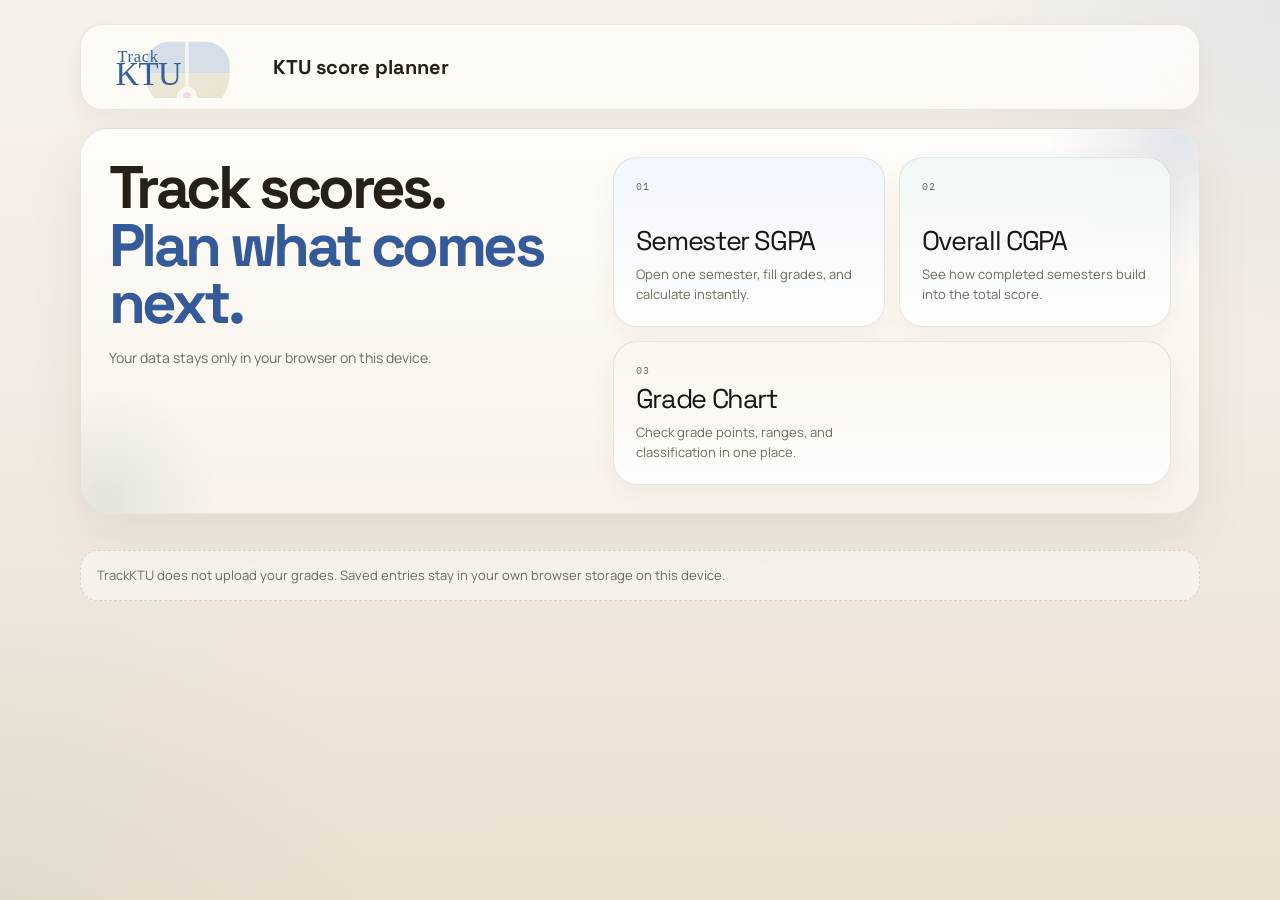
<file: index.html>
<!DOCTYPE html>
<html lang="en">
<head>
<meta charset="UTF-8">
<meta name="viewport" content="width=device-width, initial-scale=1.0">
<title>TrackKTU</title>
<meta name="description" content="TrackKTU helps KTU students calculate SGPA and CGPA with preset subjects and verified default credits.">
<meta name="theme-color" content="#355a9a">
<link rel="icon" href="favicon.svg" type="image/svg+xml">
<link rel="manifest" href="site.webmanifest">
<link rel="preconnect" href="https://fonts.googleapis.com">
<link rel="preconnect" href="https://fonts.gstatic.com" crossorigin>
<link href="https://fonts.googleapis.com/css2?family=IBM+Plex+Mono:wght@400;600;700&family=Manrope:wght@400;500;600;700;800&family=Space+Grotesk:wght@500;700&display=swap" rel="stylesheet">
<link rel="stylesheet" href="styles.css">
</head>
<body data-page="landing">
<div class="shell page-stack">
  <header class="topbar">
    <div class="brand">
      <div class="logo"><img src="trackktu-logo.svg" alt="TrackKTU logo"></div>
      <div>
        <div class="title" style="margin-bottom:0;">KTU score planner</div>
      </div>
    </div>
  </header>

  <section class="hero">
    <div class="home-grid">
      <div class="hero-copy">
        <h1>Track scores.<br><span>Plan what comes next.</span></h1>
        <p class="subtitle">Your data stays only in your browser on this device.</p>
      </div>
      <div class="portal-grid">
        <a class="portal-card portal-card-sgpa" href="sgpa.html">
          <span class="portal-index">01</span>
          <span class="portal-title">Semester SGPA</span>
          <span class="portal-copy">Open one semester, fill grades, and calculate instantly.</span>
        </a>
        <a class="portal-card portal-card-cgpa" href="cgpa.html">
          <span class="portal-index">02</span>
          <span class="portal-title">Overall CGPA</span>
          <span class="portal-copy">See how completed semesters build into the total score.</span>
        </a>
        <a class="portal-card portal-card-ref" href="grade-chart.html">
          <span class="portal-index">03</span>
          <span class="portal-title">Grade Chart</span>
          <span class="portal-copy">Check grade points, ranges, and classification in one place.</span>
        </a>
      </div>
    </div>
  </section>

  <div class="trust-note">
    TrackKTU does not upload your grades. Saved entries stay in your own browser storage on this device.
  </div>
</div>
</body>
</html>
</file>
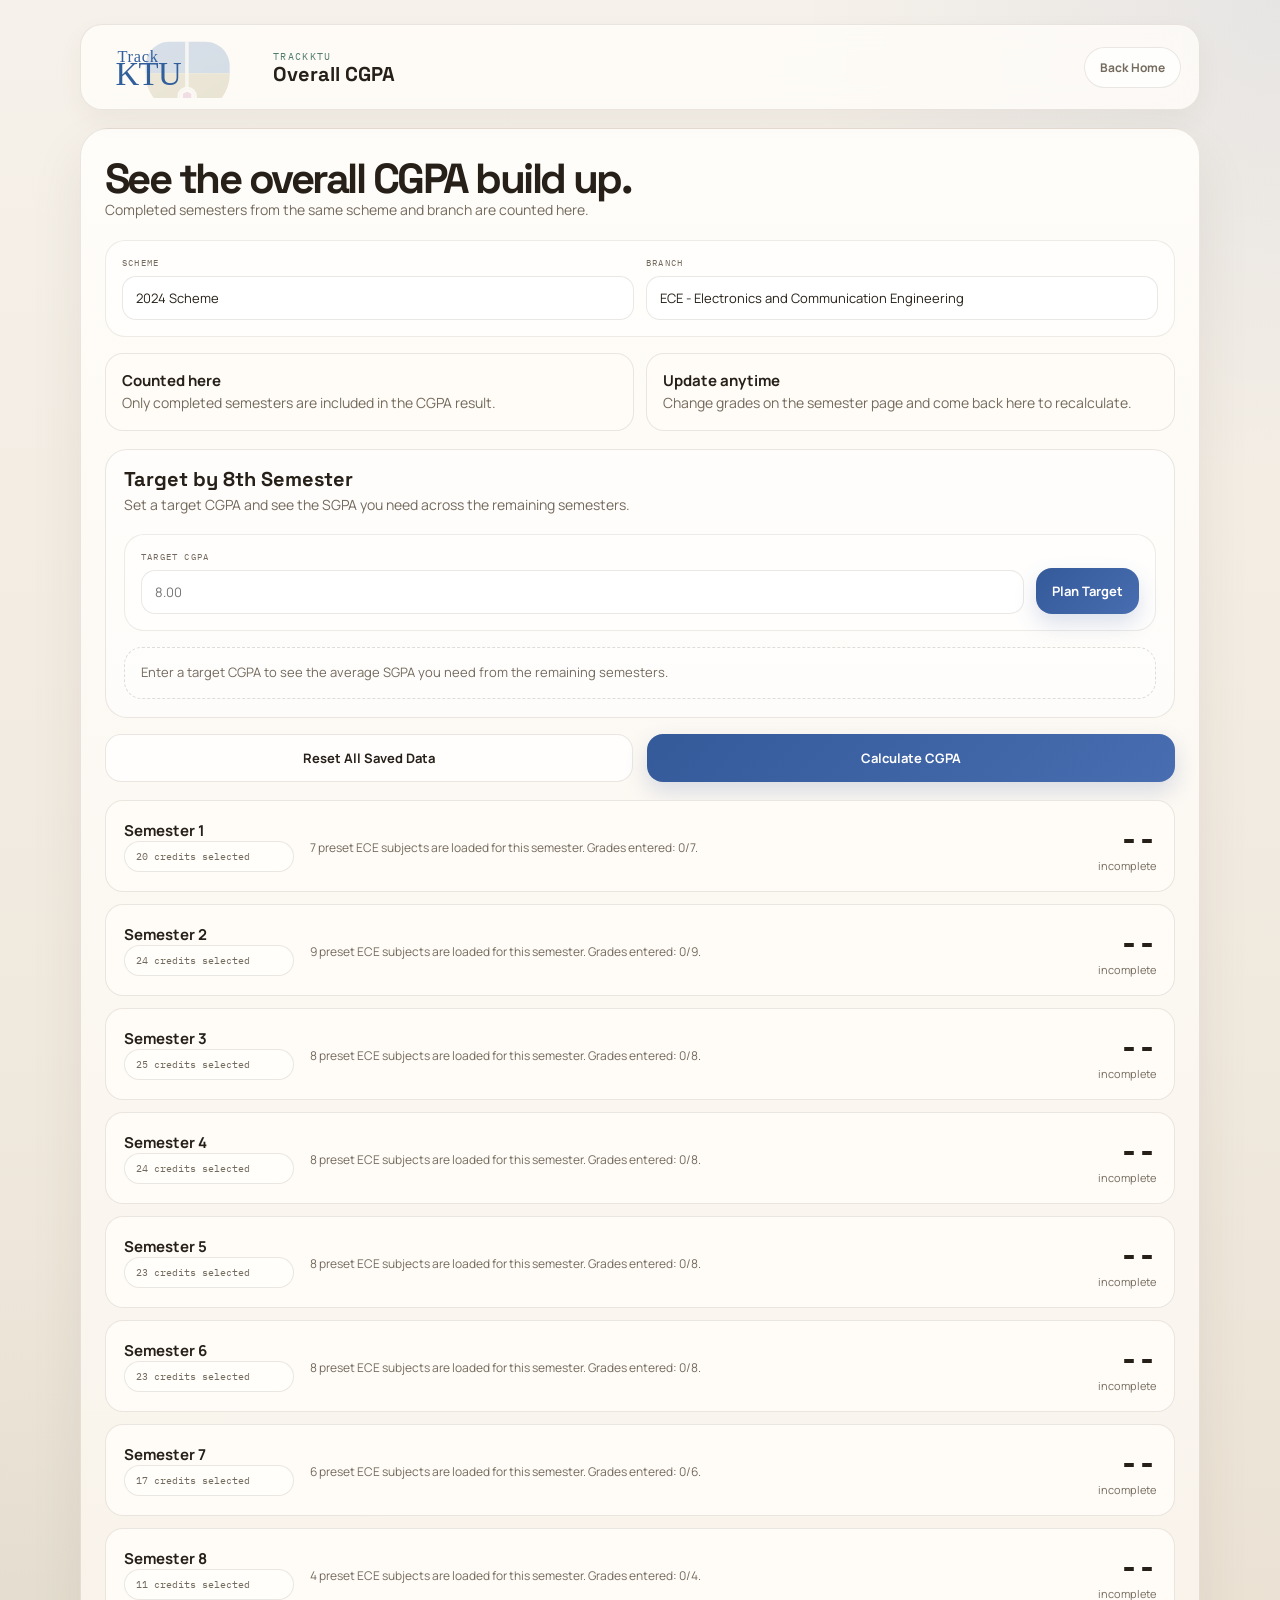
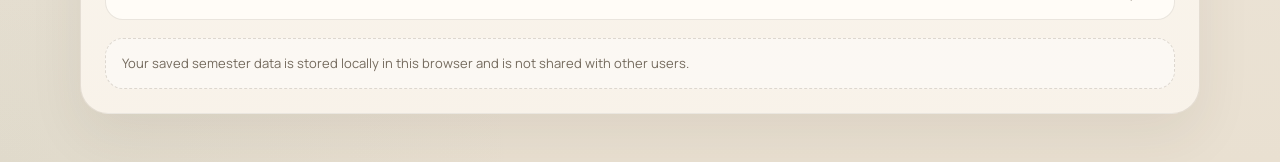
<file: cgpa.html>
<!DOCTYPE html>
<html lang="en">
<head>
<meta charset="UTF-8">
<meta name="viewport" content="width=device-width, initial-scale=1.0">
<title>TrackKTU - Overall CGPA</title>
<meta name="description" content="Track overall KTU CGPA across completed semesters using saved SGPA entries in TrackKTU.">
<meta name="theme-color" content="#355a9a">
<link rel="icon" href="favicon.svg" type="image/svg+xml">
<link rel="manifest" href="site.webmanifest">
<link rel="preconnect" href="https://fonts.googleapis.com">
<link rel="preconnect" href="https://fonts.gstatic.com" crossorigin>
<link href="https://fonts.googleapis.com/css2?family=IBM+Plex+Mono:wght@400;600;700&family=Manrope:wght@400;500;600;700;800&family=Space+Grotesk:wght@500;700&display=swap" rel="stylesheet">
<link rel="stylesheet" href="styles.css">
</head>
<body data-page="cgpa">
<div class="shell page-stack">
  <header class="topbar">
    <div class="brand">
      <div class="logo"><img src="trackktu-logo.svg" alt="TrackKTU logo"></div>
      <div>
        <div class="eyebrow">TrackKTU</div>
        <div class="title" style="margin-bottom:0;">Overall CGPA</div>
      </div>
    </div>
    <a class="nav-link" href="index.html">Back Home</a>
  </header>

  <section class="panel">
    <div class="page-headline">
      <div>
        <h1 style="font-size:clamp(28px,5vw,42px);margin-top:6px;">See the overall CGPA build up.</h1>
        <p>Completed semesters from the same scheme and branch are counted here.</p>
      </div>
    </div>

    <div class="controls" style="grid-template-columns:repeat(2, 1fr);">
      <div class="field">
        <label>Scheme</label>
        <select id="scheme-select"></select>
      </div>
      <div class="field">
        <label>Branch</label>
        <select id="branch-select"></select>
      </div>
    </div>

    <div class="semester-top" style="margin-top:16px;">
      <div class="notice">
        <h3>Counted here</h3>
        <p>Only completed semesters are included in the CGPA result.</p>
      </div>
      <div class="notice">
        <h3>Update anytime</h3>
        <p>Change grades on the semester page and come back here to recalculate.</p>
      </div>
    </div>

    <div class="planner-panel">
      <div class="page-headline planner-headline">
        <div>
          <div class="title">Target by 8th Semester</div>
          <p>Set a target CGPA and see the SGPA you need across the remaining semesters.</p>
        </div>
      </div>

      <div class="controls planner-controls" style="grid-template-columns: 1fr auto;">
        <div class="field">
          <label>Target CGPA</label>
          <input id="target-cgpa-input" type="number" min="0" max="10" step="0.01" placeholder="8.00">
        </div>
        <button class="btn btn-primary" id="calc-target-btn" type="button">Plan Target</button>
      </div>

      <div class="planner-result" id="target-plan"></div>
    </div>

    <div class="actions" style="margin-top: 16px;">
      <button class="btn btn-secondary" id="clear-all-btn" type="button">Reset All Saved Data</button>
      <button class="btn btn-primary" id="calc-cgpa-btn" type="button">Calculate CGPA</button>
    </div>

    <div class="semester-list" id="semester-list"></div>

    <div class="result-card" id="cgpa-result">
      <div class="title">Cumulative GPA</div>
      <div class="result-value" id="cgpa-value">--</div>
      <div id="cgpa-badge"></div>
      <div class="metrics">
        <div class="stat-card"><div class="k">Completed Semesters</div><div class="v" id="cgpa-completed">--</div></div>
        <div class="stat-card"><div class="k">Total Credits</div><div class="v" id="cgpa-total-credits">--</div></div>
        <div class="stat-card"><div class="k">Equivalent %</div><div class="v" id="cgpa-percent">--</div></div>
        <div class="stat-card"><div class="k">Scope</div><div class="v" id="cgpa-scope">--</div></div>
      </div>
    </div>

    <div class="trust-note">
      Your saved semester data is stored locally in this browser and is not shared with other users.
    </div>
  </section>
</div>

<div class="toast" id="toast"></div>
<script src="app.js"></script>
</body>
</html>
</file>
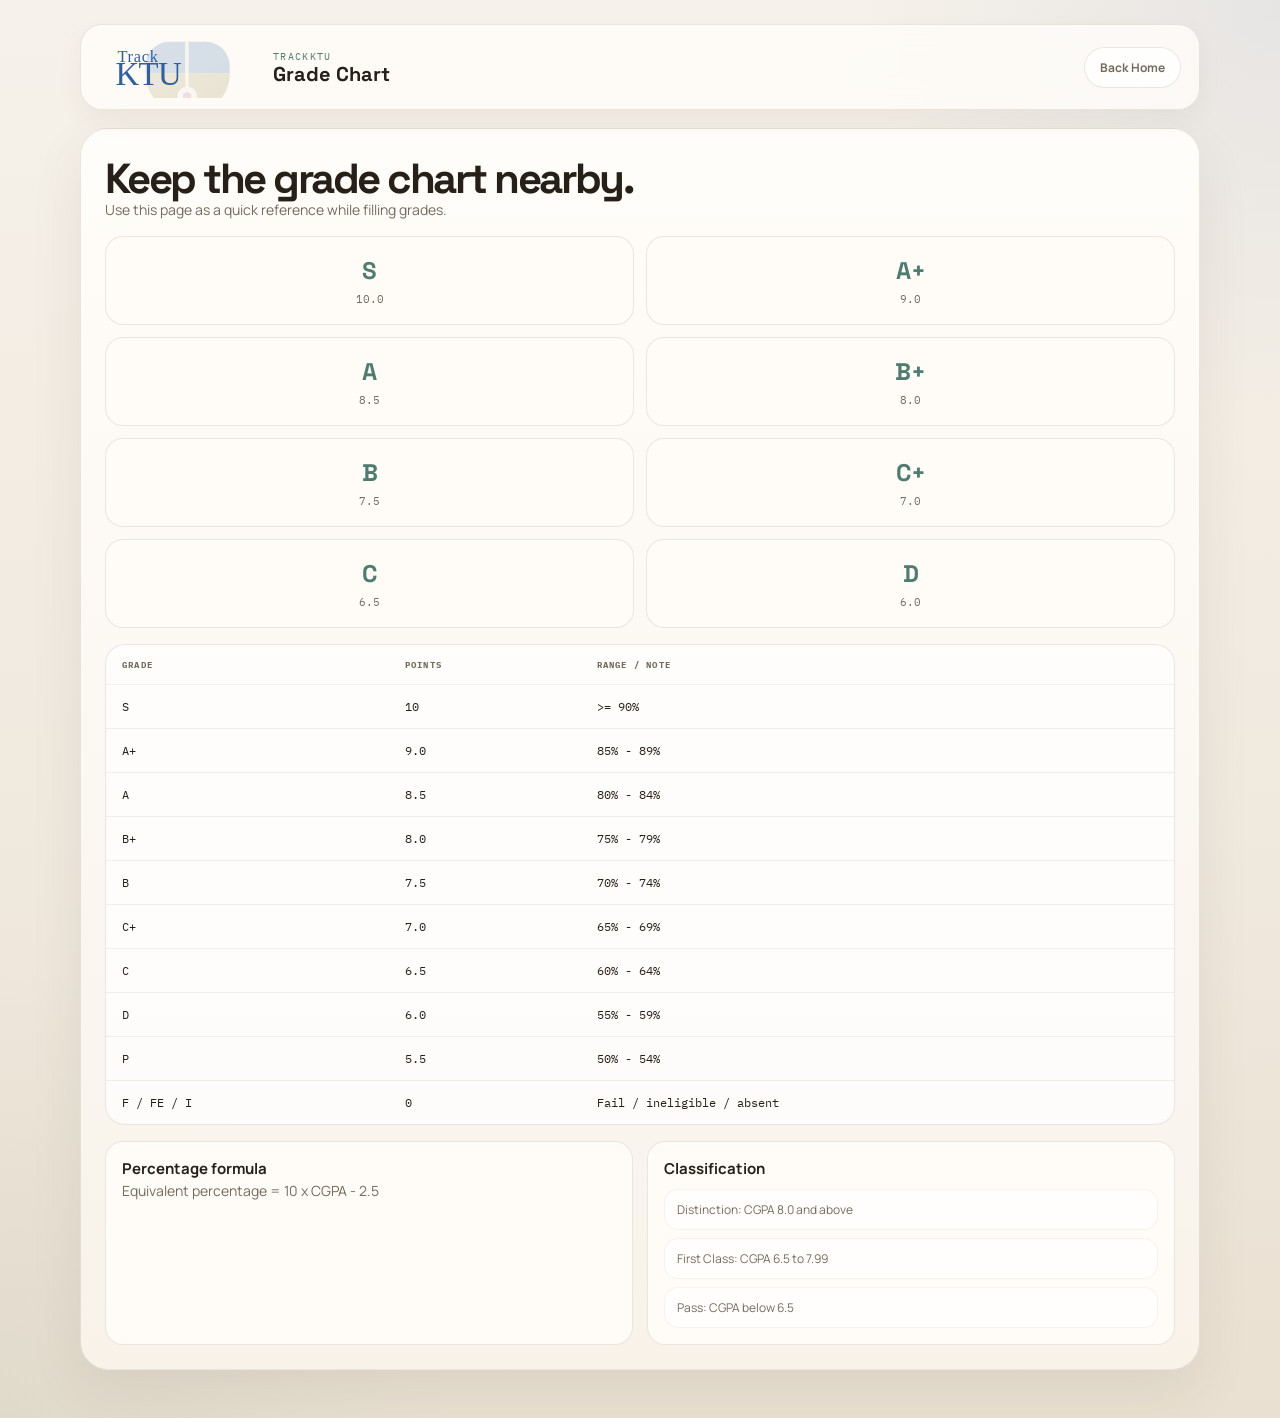
<file: grade-chart.html>
<!DOCTYPE html>
<html lang="en">
<head>
<meta charset="UTF-8">
<meta name="viewport" content="width=device-width, initial-scale=1.0">
<title>TrackKTU - Grade Chart</title>
<meta name="description" content="Use the TrackKTU grade chart to check KTU grade points, ranges, and classification quickly.">
<meta name="theme-color" content="#355a9a">
<link rel="icon" href="favicon.svg" type="image/svg+xml">
<link rel="manifest" href="site.webmanifest">
<link rel="preconnect" href="https://fonts.googleapis.com">
<link rel="preconnect" href="https://fonts.gstatic.com" crossorigin>
<link href="https://fonts.googleapis.com/css2?family=IBM+Plex+Mono:wght@400;600;700&family=Manrope:wght@400;500;600;700;800&family=Space+Grotesk:wght@500;700&display=swap" rel="stylesheet">
<link rel="stylesheet" href="styles.css">
</head>
<body data-page="ref">
<div class="shell page-stack">
  <header class="topbar">
    <div class="brand">
      <div class="logo"><img src="trackktu-logo.svg" alt="TrackKTU logo"></div>
      <div>
        <div class="eyebrow">TrackKTU</div>
        <div class="title" style="margin-bottom:0;">Grade Chart</div>
      </div>
    </div>
    <a class="nav-link" href="index.html">Back Home</a>
  </header>

  <section class="panel">
    <div class="page-headline">
      <div>
        <h1 style="font-size:clamp(28px,5vw,42px);margin-top:6px;">Keep the grade chart nearby.</h1>
        <p>Use this page as a quick reference while filling grades.</p>
      </div>
    </div>

    <div class="grade-grid">
      <div class="grade-card"><div class="g">S</div><div class="p">10.0</div></div>
      <div class="grade-card"><div class="g">A+</div><div class="p">9.0</div></div>
      <div class="grade-card"><div class="g">A</div><div class="p">8.5</div></div>
      <div class="grade-card"><div class="g">B+</div><div class="p">8.0</div></div>
      <div class="grade-card"><div class="g">B</div><div class="p">7.5</div></div>
      <div class="grade-card"><div class="g">C+</div><div class="p">7.0</div></div>
      <div class="grade-card"><div class="g">C</div><div class="p">6.5</div></div>
      <div class="grade-card"><div class="g">D</div><div class="p">6.0</div></div>
    </div>

    <div class="table-shell">
      <table>
        <thead>
          <tr>
            <th>Grade</th>
            <th>Points</th>
            <th>Range / Note</th>
          </tr>
        </thead>
        <tbody>
          <tr><td>S</td><td>10</td><td>>= 90%</td></tr>
          <tr><td>A+</td><td>9.0</td><td>85% - 89%</td></tr>
          <tr><td>A</td><td>8.5</td><td>80% - 84%</td></tr>
          <tr><td>B+</td><td>8.0</td><td>75% - 79%</td></tr>
          <tr><td>B</td><td>7.5</td><td>70% - 74%</td></tr>
          <tr><td>C+</td><td>7.0</td><td>65% - 69%</td></tr>
          <tr><td>C</td><td>6.5</td><td>60% - 64%</td></tr>
          <tr><td>D</td><td>6.0</td><td>55% - 59%</td></tr>
          <tr><td>P</td><td>5.5</td><td>50% - 54%</td></tr>
          <tr><td>F / FE / I</td><td>0</td><td>Fail / ineligible / absent</td></tr>
        </tbody>
      </table>
    </div>

    <div class="resource-grid" style="margin-top:16px;">
      <div class="notice">
        <h3>Percentage formula</h3>
        <p>Equivalent percentage = 10 x CGPA - 2.5</p>
      </div>
      <div class="notice">
        <h3>Classification</h3>
        <ul>
          <li>Distinction: CGPA 8.0 and above</li>
          <li>First Class: CGPA 6.5 to 7.99</li>
          <li>Pass: CGPA below 6.5</li>
        </ul>
      </div>
    </div>
  </section>
</div>
</body>
</html>
</file>
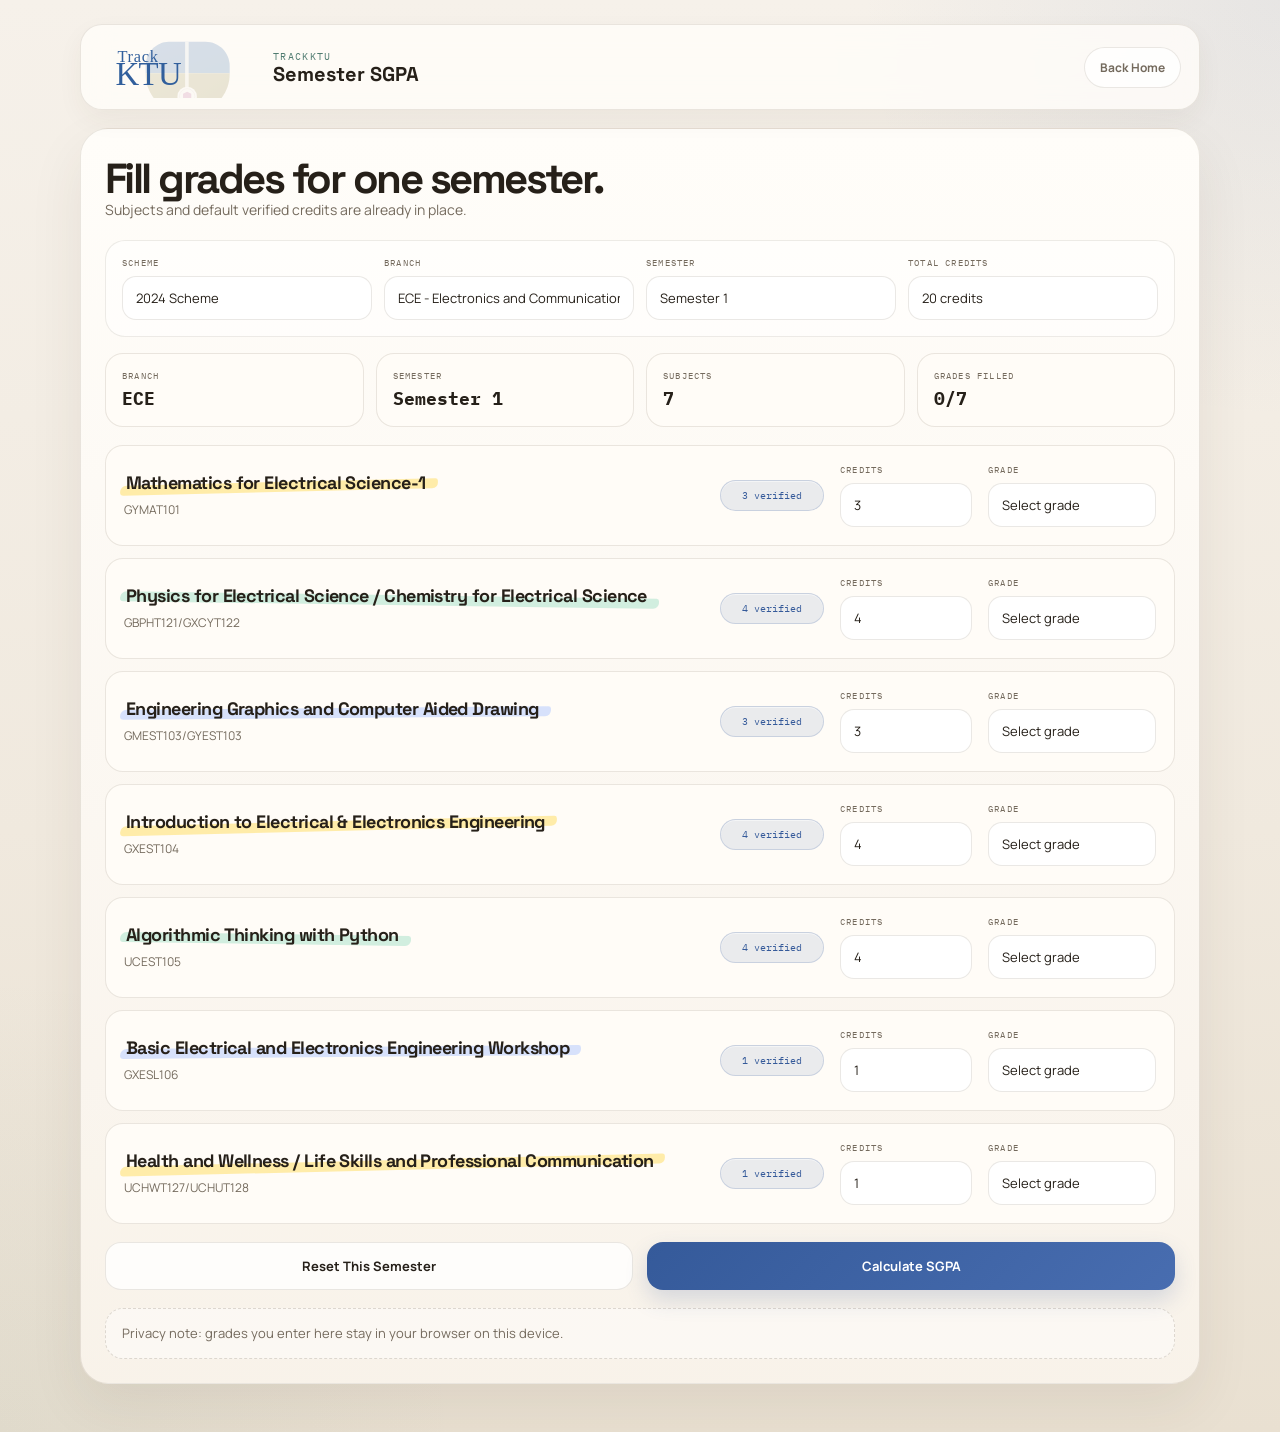
<file: sgpa.html>
<!DOCTYPE html>
<html lang="en">
<head>
<meta charset="UTF-8">
<meta name="viewport" content="width=device-width, initial-scale=1.0">
<title>TrackKTU - Semester SGPA</title>
<meta name="description" content="Calculate semester SGPA for KTU with preset subjects, default credits, and a cleaner grade-only workflow.">
<meta name="theme-color" content="#355a9a">
<link rel="icon" href="favicon.svg" type="image/svg+xml">
<link rel="manifest" href="site.webmanifest">
<link rel="preconnect" href="https://fonts.googleapis.com">
<link rel="preconnect" href="https://fonts.gstatic.com" crossorigin>
<link href="https://fonts.googleapis.com/css2?family=IBM+Plex+Mono:wght@400;600;700&family=Manrope:wght@400;500;600;700;800&family=Space+Grotesk:wght@500;700&display=swap" rel="stylesheet">
<link rel="stylesheet" href="styles.css">
</head>
<body data-page="sgpa">
<div class="shell page-stack">
  <header class="topbar">
    <div class="brand">
      <div class="logo"><img src="trackktu-logo.svg" alt="TrackKTU logo"></div>
      <div>
        <div class="eyebrow">TrackKTU</div>
        <div class="title" style="margin-bottom:0;">Semester SGPA</div>
      </div>
    </div>
    <a class="nav-link" href="index.html">Back Home</a>
  </header>

  <section class="panel">
    <div class="page-headline">
      <div>
        <h1 style="font-size:clamp(28px,5vw,42px);margin-top:6px;">Fill grades for one semester.</h1>
        <p>Subjects and default verified credits are already in place.</p>
      </div>
    </div>

    <div class="controls">
      <div class="field">
        <label>Scheme</label>
        <select id="scheme-select"></select>
      </div>
      <div class="field">
        <label>Branch</label>
        <select id="branch-select"></select>
      </div>
      <div class="field">
        <label>Semester</label>
        <select id="semester-select"></select>
      </div>
      <div class="field">
        <label>Total Credits</label>
        <input id="total-credits" type="text" readonly>
      </div>
    </div>

    <div class="stats">
      <div class="stat-card"><div class="k">Branch</div><div class="v" id="stat-branch">--</div></div>
      <div class="stat-card"><div class="k">Semester</div><div class="v" id="stat-semester">--</div></div>
      <div class="stat-card"><div class="k">Subjects</div><div class="v" id="stat-subjects">--</div></div>
      <div class="stat-card"><div class="k">Grades Filled</div><div class="v" id="stat-filled">--</div></div>
    </div>

    <div class="course-list" id="course-list"></div>

    <div class="actions">
      <button class="btn btn-secondary" id="clear-sem-btn" type="button">Reset This Semester</button>
      <button class="btn btn-primary" id="calc-sgpa-btn" type="button">Calculate SGPA</button>
    </div>

    <div class="result-card" id="sgpa-result">
      <div class="title">Semester GPA</div>
      <div class="result-value" id="sgpa-value">--</div>
      <div id="sgpa-badge"></div>
      <div class="metrics">
        <div class="stat-card"><div class="k">Weighted Points</div><div class="v" id="sgpa-points">--</div></div>
        <div class="stat-card"><div class="k">Credits Counted</div><div class="v" id="sgpa-credits">--</div></div>
        <div class="stat-card"><div class="k">Completed Entries</div><div class="v" id="sgpa-complete">--</div></div>
        <div class="stat-card"><div class="k">Scheme / Branch</div><div class="v" id="sgpa-scope">--</div></div>
      </div>
    </div>

    <div class="trust-note">
      Privacy note: grades you enter here stay in your browser on this device.
    </div>
  </section>
</div>

<div class="toast" id="toast"></div>
<script src="app.js"></script>
</body>
</html>
</file>
<file: styles.css>
:root {
    --bg: #f5f1ea;
    --bg2: #ece4d8;
    --surface: rgba(255, 253, 249, 0.92);
    --card: rgba(255, 252, 247, 0.98);
    --line: rgba(82, 68, 46, 0.12);
    --blue: #355a9a;
    --mint: #4f7b70;
    --gold: #9a7440;
    --rose: #9f6670;
    --ink: #171411;
    --text: #262019;
    --muted: #746a5d;
    --mono: "IBM Plex Mono", monospace;
    --sans: "Manrope", sans-serif;
    --display: "Space Grotesk", var(--sans);
    --shadow: 0 22px 54px rgba(70, 54, 34, 0.08);
    --shadow-soft: 0 10px 26px rgba(70, 54, 34, 0.05);
  }

  * { box-sizing: border-box; margin: 0; padding: 0; }

  body {
    min-height: 100vh;
    color: var(--text);
    font-family: var(--sans);
    background:
      radial-gradient(circle at top right, rgba(53, 90, 154, 0.08), transparent 22%),
      radial-gradient(circle at bottom left, rgba(79, 123, 112, 0.06), transparent 24%),
      linear-gradient(180deg, #f6f1ea 0%, #f0e9de 58%, #e9e0d1 100%);
    padding: 24px 14px 48px;
    overflow-x: hidden;
  }

  a { color: var(--blue); }

  .shell {
    width: min(100%, 1120px);
    margin: 0 auto;
  }

  .page-stack {
    display: grid;
    gap: 18px;
  }

  .topbar {
    display: flex;
    justify-content: space-between;
    align-items: center;
    gap: 12px;
    padding: 14px 18px;
    border: 1px solid var(--line);
    border-radius: 22px;
    background: rgba(255, 253, 249, 0.82);
    box-shadow: var(--shadow-soft);
    backdrop-filter: blur(14px);
  }

  .topbar .brand {
    display: flex;
    align-items: center;
    gap: 10px;
  }

  .topbar .logo {
    width: 164px;
    height: 56px;
    display: inline-flex;
    align-items: center;
    justify-content: center;
    flex: 0 0 auto;
  }

  .topbar .logo img {
    display: block;
    width: 100%;
    height: auto;
  }

  .nav-link {
    display: inline-flex;
    align-items: center;
    padding: 11px 15px;
    border-radius: 999px;
    border: 1px solid var(--line);
    background: rgba(255,255,255,0.74);
    color: var(--muted);
    text-decoration: none;
    font-size: 12px;
    font-weight: 700;
    letter-spacing: 0.01em;
  }

  .nav-link.active {
    background: rgba(53, 90, 154, 0.12);
    color: var(--ink);
  }

  .hero,
  .panel {
    border: 1px solid var(--line);
    border-radius: 28px;
    background: linear-gradient(180deg, rgba(255, 253, 249, 0.98), rgba(248, 242, 234, 0.98));
    box-shadow: var(--shadow);
  }

  .hero {
    padding: 28px;
    position: relative;
    overflow: hidden;
  }

  .hero::before,
  .hero::after {
    content: "";
    position: absolute;
    border-radius: 999px;
    pointer-events: none;
  }

  .hero::before {
    width: 260px;
    height: 260px;
    right: -110px;
    top: -120px;
    background: radial-gradient(circle, rgba(53, 90, 154, 0.14), transparent 72%);
  }

  .hero::after {
    width: 220px;
    height: 220px;
    left: -85px;
    bottom: -95px;
    background: radial-gradient(circle, rgba(79, 123, 112, 0.12), transparent 72%);
  }

  .panel-head,
  .branch-summary {
    position: relative;
    z-index: 1;
    display: flex;
    justify-content: space-between;
    gap: 16px;
    align-items: flex-start;
  }

  .hero-copy {
    position: relative;
    z-index: 1;
    display: flex;
    flex-direction: column;
    gap: 14px;
  }

  .hero-copy p {
    max-width: 520px;
  }

  .brand {
    display: flex;
    gap: 12px;
    align-items: center;
  }

  .eyebrow,
  .helper,
  .footer {
    font-family: var(--mono);
    font-size: 10px;
    letter-spacing: 1.3px;
    text-transform: uppercase;
    color: var(--mint);
  }

  h1 {
    margin-top: 2px;
    font-family: var(--display);
    font-size: clamp(34px, 6vw, 60px);
    line-height: 0.96;
    letter-spacing: -0.06em;
  }

  h1 span { color: var(--blue); }

  .subtitle,
  .copy,
  .notice p {
    position: relative;
    z-index: 1;
    max-width: 760px;
    color: var(--muted);
    font-size: 14px;
    line-height: 1.65;
  }

  .pills {
    display: flex;
    flex-wrap: wrap;
    gap: 10px;
    justify-content: flex-start;
  }

  .pill,
  .credit-pill,
  .sem-pill,
  .badge {
    padding: 8px 11px;
    border-radius: 999px;
    border: 1px solid rgba(82, 68, 46, 0.12);
    background: rgba(255,255,255,0.52);
    color: var(--muted);
    font-family: var(--mono);
    font-size: 10px;
    white-space: nowrap;
  }

  .home-grid {
    position: relative;
    z-index: 1;
    display: grid;
    grid-template-columns: minmax(280px, 0.92fr) minmax(0, 1.08fr);
    gap: 28px;
    align-items: stretch;
  }

  .portal-grid {
    display: grid;
    grid-template-columns: repeat(2, minmax(0, 1fr));
    gap: 14px;
  }

  .portal-card {
    position: relative;
    display: flex;
    flex-direction: column;
    justify-content: space-between;
    min-height: 170px;
    padding: 22px;
    border-radius: 24px;
    border: 1px solid rgba(82, 68, 46, 0.12);
    background: rgba(255, 255, 255, 0.66);
    color: var(--text);
    text-decoration: none;
    box-shadow: var(--shadow-soft);
    transition: transform 0.18s ease, box-shadow 0.18s ease, border-color 0.18s ease;
  }

  .portal-card:hover {
    transform: translateY(-2px);
    box-shadow: var(--shadow);
  }

  .portal-card-ref {
    grid-column: 1 / -1;
    min-height: 144px;
  }

  .portal-card-sgpa {
    background: linear-gradient(180deg, rgba(241, 246, 255, 0.96), rgba(255, 255, 255, 0.8));
  }

  .portal-card-cgpa {
    background: linear-gradient(180deg, rgba(240, 248, 245, 0.96), rgba(255, 255, 255, 0.8));
  }

  .portal-card-ref {
    background: linear-gradient(180deg, rgba(251, 246, 238, 0.96), rgba(255, 255, 255, 0.8));
  }

  .portal-index {
    font-family: var(--mono);
    font-size: 10px;
    letter-spacing: 1.2px;
    color: var(--muted);
  }

  .portal-title {
    margin-top: auto;
    font-family: var(--display);
    font-size: 27px;
    line-height: 1;
    letter-spacing: -0.05em;
    color: var(--ink);
  }

  .portal-copy {
    margin-top: 10px;
    max-width: 260px;
    color: var(--muted);
    font-size: 13px;
    line-height: 1.55;
  }

  .trust-note {
    margin-top: 18px;
    padding: 14px 16px;
    border: 1px dashed rgba(82, 68, 46, 0.18);
    border-radius: 18px;
    background: rgba(255,255,255,0.44);
    color: var(--muted);
    font-size: 13px;
    line-height: 1.65;
  }

  .planner-panel {
    margin-top: 18px;
    padding: 18px;
    border: 1px solid var(--line);
    border-radius: 22px;
    background: rgba(255,255,255,0.54);
  }

  .planner-headline {
    margin-bottom: 12px;
  }

  .planner-controls {
    align-items: end;
  }

  .planner-result {
    margin-top: 16px;
  }

  .planner-summary,
  .planner-grid {
    display: grid;
    gap: 12px;
  }

  .planner-summary {
    grid-template-columns: repeat(4, minmax(0, 1fr));
  }

  .planner-grid {
    grid-template-columns: repeat(3, minmax(0, 1fr));
    margin-top: 14px;
  }

  .planner-card {
    padding: 16px;
    border: 1px solid var(--line);
    border-radius: 18px;
    background: rgba(255,255,255,0.82);
  }

  .planner-target {
    margin-top: 12px;
    font-family: var(--display);
    font-size: 22px;
    line-height: 1;
    letter-spacing: -0.04em;
    color: var(--blue);
  }

  .planner-copy {
    margin-top: 14px;
    padding: 14px 16px;
    border-radius: 16px;
    background: rgba(53, 90, 154, 0.08);
    color: var(--text);
    font-size: 13px;
    line-height: 1.65;
  }

  .planner-warning {
    background: rgba(154, 116, 64, 0.12);
  }

  .planner-empty {
    margin-top: 0;
  }

  .stats,
  .controls,
  .metrics,
  .grade-grid,
  .semester-top {
    display: grid;
    gap: 12px;
  }

  .controls { margin-top: 18px; grid-template-columns: repeat(4, 1fr); }
  .stats { margin-top: 16px; grid-template-columns: repeat(4, 1fr); }
  .metrics,
  .grade-grid,
  .semester-top { grid-template-columns: repeat(2, 1fr); }

  .stat-card,
  .course-card,
  .semester-card,
  .result-card,
  .notice,
  .grade-card {
    border: 1px solid var(--line);
    border-radius: 18px;
    background: var(--card);
  }

  .stat-card,
  .notice,
  .grade-card,
  .result-card {
    padding: 16px;
  }

  .stat-card .k,
  .metric .k,
  .section-tag,
  .field label,
  th {
    font-family: var(--mono);
    font-size: 9px;
    letter-spacing: 1.2px;
    text-transform: uppercase;
    color: var(--muted);
  }

  .stat-card .v,
  .metric .v,
  .branch-chip .v {
    margin-top: 6px;
    font-family: var(--mono);
    font-size: 18px;
    font-weight: 700;
  }

  .branch-chip p,
  .semester-copy,
  .course-meta {
    margin-top: 6px;
    color: var(--muted);
    font-size: 12px;
    line-height: 1.55;
  }

  .btn {
    border: none;
    font-family: var(--sans);
    font-size: 13px;
    font-weight: 700;
    cursor: pointer;
  }

  .panel {
    padding: 24px;
  }

  .panel-head {
    padding-bottom: 14px;
    margin-bottom: 4px;
    border-bottom: 1px solid rgba(255,255,255,0.06);
  }

  .title {
    font-family: var(--display);
    font-size: 20px;
    font-weight: 800;
    line-height: 1.1;
    margin-bottom: 4px;
  }

  .helper {
    color: var(--muted);
    max-width: 360px;
    line-height: 1.6;
  }

  .page-headline {
    display: flex;
    justify-content: space-between;
    gap: 12px;
    align-items: flex-start;
    margin-bottom: 14px;
  }

  .page-headline p {
    color: var(--muted);
    font-size: 14px;
    line-height: 1.6;
    max-width: 560px;
  }

  .field label {
    display: block;
    margin-bottom: 8px;
  }

  .controls {
    padding: 16px;
    border: 1px solid rgba(82, 68, 46, 0.1);
    border-radius: 20px;
    background: rgba(255,255,255,0.54);
  }

  .field select,
  .field input {
    width: 100%;
    background: rgba(255,255,255,0.92);
    color: var(--text);
    border: 1px solid var(--line);
    border-radius: 14px;
    padding: 12px 13px;
    font-family: var(--sans);
    font-size: 13px;
    outline: none;
    appearance: none;
  }

  .field select:focus,
  .field input:focus {
    border-color: var(--blue);
    box-shadow: 0 0 0 4px rgba(53, 90, 154, 0.08);
  }

  .course-list,
  .semester-list {
    display: flex;
    flex-direction: column;
    gap: 12px;
    margin-top: 18px;
  }

  .course-card,
  .semester-card {
    padding: 18px;
  }

  .course-card {
    display: grid;
    grid-template-columns: minmax(0, 1.6fr) 104px 132px 168px;
    gap: 16px;
    align-items: center;
  }

  .course-name,
  .semester-title,
  .notice h3 {
    font-size: 15px;
    font-weight: 700;
  }

  .course-name {
    position: relative;
    display: inline-block;
    z-index: 0;
    font-family: var(--display);
    font-size: 18px;
    letter-spacing: -0.03em;
    line-height: 1.2;
    padding: 1px 4px 2px 2px;
  }

  .course-name::after {
    content: "";
    position: absolute;
    left: -4px;
    right: -8px;
    bottom: 0.14em;
    height: 0.58em;
    border-radius: 8px 3px 7px 4px;
    background: rgba(255, 225, 116, 0.58);
    transform: rotate(-1.4deg);
    z-index: -1;
    filter: saturate(1.02);
  }

  .course-card:nth-child(3n + 2) .course-name::after {
    background: rgba(164, 224, 200, 0.5);
    transform: rotate(0.8deg);
  }

  .course-card:nth-child(3n) .course-name::after {
    background: rgba(168, 195, 255, 0.46);
    transform: rotate(-0.5deg);
  }

  .actions {
    display: grid;
    grid-template-columns: repeat(2, 1fr);
    gap: 14px;
    margin-top: 18px;
  }

  .btn {
    border-radius: 16px;
    padding: 14px 16px;
    transition: transform 0.16s ease, box-shadow 0.16s ease, border-color 0.16s ease;
  }

  .btn-primary {
    background: linear-gradient(135deg, #355a9a, #486db0);
    color: #fff;
    box-shadow: 0 10px 22px rgba(53, 90, 154, 0.18);
  }

  .btn-secondary {
    background: rgba(255,255,255,0.78);
    color: var(--text);
    border: 1px solid var(--line);
  }

  .btn:hover {
    transform: translateY(-1px);
  }

  .btn-secondary:hover {
    border-color: rgba(53, 90, 154, 0.24);
  }

  .result-card { display: none; margin-top: 18px; }
  .result-card.visible {
    display: block;
    background: linear-gradient(180deg, rgba(255,255,255,0.9), rgba(246, 242, 236, 0.96));
  }

  .result-value {
    font-family: var(--mono);
    font-size: 54px;
    line-height: 1;
    color: var(--mint);
    margin: 12px 0 14px;
  }

  .badge.distinction { color: var(--mint); border-color: rgba(33,221,181,0.2); }
  .badge.first { color: var(--blue); border-color: rgba(94,143,255,0.2); }
  .badge.pass { color: var(--gold); border-color: rgba(255,191,99,0.2); }

  .semester-card {
    display: grid;
    grid-template-columns: 170px minmax(0, 1fr) 120px;
    gap: 16px;
    align-items: center;
  }

  .semester-score {
    text-align: right;
  }

  .semester-score .sgpa {
    font-family: var(--mono);
    font-size: 30px;
    font-weight: 700;
  }

  .verified-credit {
    background: rgba(53, 90, 154, 0.1);
    border-color: rgba(53, 90, 154, 0.18);
    color: var(--blue);
    text-align: center;
    box-shadow: inset 0 1px 0 rgba(255,255,255,0.45);
  }

  .semester-score .note {
    color: var(--muted);
    font-size: 11px;
  }

  .resource-grid {
    display: grid;
    grid-template-columns: repeat(2, minmax(0, 1fr));
    gap: 14px;
  }

  .notice ul {
    display: grid;
    gap: 8px;
    list-style: none;
    margin-top: 10px;
    padding-left: 0;
    color: var(--muted);
    font-size: 12px;
    line-height: 1.6;
  }

  .notice li {
    padding: 10px 12px;
    border-radius: 14px;
    background: rgba(255,255,255,0.72);
    border: 1px solid rgba(82, 68, 46, 0.06);
  }

  table {
    width: 100%;
    border-collapse: collapse;
    overflow: hidden;
  }

  .table-shell {
    margin-top: 16px;
    overflow: hidden;
    border-radius: 20px;
    border: 1px solid var(--line);
    background: rgba(255,255,255,0.72);
  }

  th,
  td {
    padding: 14px 16px;
    text-align: left;
  }

  td {
    border-top: 1px solid rgba(82, 68, 46, 0.08);
    font-family: var(--mono);
    font-size: 12px;
  }

  .grade-card {
    text-align: center;
    padding: 18px 14px;
  }

  .grade-card .g {
    font-family: var(--display);
    font-size: 24px;
    font-weight: 700;
    color: var(--mint);
  }

  .grade-card .p {
    color: var(--muted);
    font-family: var(--mono);
    font-size: 11px;
    margin-top: 6px;
  }

  .course-card:hover,
  .semester-card:hover,
  .grade-card:hover,
  .stat-card:hover,
  .notice:hover,
  .trust-note:hover {
    box-shadow: var(--shadow-soft);
  }

  .footer { display: none; }

  .toast {
    position: fixed;
    left: 50%;
    bottom: 20px;
    transform: translateX(-50%) translateY(20px);
    padding: 12px 16px;
    border-radius: 999px;
    background: rgba(23, 20, 17, 0.96);
    border: 1px solid var(--line);
    color: #f7f2e9;
    font-family: var(--mono);
    font-size: 11px;
    opacity: 0;
    pointer-events: none;
    transition: 0.2s ease;
  }

  .toast.visible {
    opacity: 1;
    transform: translateX(-50%) translateY(0);
  }

  @media (max-width: 980px) {
    .controls,
    .stats {
      grid-template-columns: repeat(2, 1fr);
    }

    .home-grid {
      grid-template-columns: 1fr;
    }

    .topbar {
      flex-direction: column;
      align-items: flex-start;
    }

    .course-card,
    .semester-card,
    .resource-grid,
    .grade-grid,
    .metrics,
    .semester-top,
    .portal-grid,
    .planner-summary,
    .planner-grid {
      grid-template-columns: 1fr;
    }

    .semester-score {
      text-align: left;
    }
  }

  @media (max-width: 640px) {
    .panel-head,
    .page-headline {
      flex-direction: column;
      align-items: flex-start;
    }

    .controls,
    .stats,
    .actions {
      grid-template-columns: 1fr;
    }

    .hero {
      padding: 22px;
    }

    .topbar .logo {
      width: 144px;
      height: 50px;
    }

    .portal-card,
    .portal-card-ref {
      min-height: 144px;
    }

    .result-value { font-size: 44px; }
    .course-card { grid-template-columns: 1fr; }
  }
</file>
